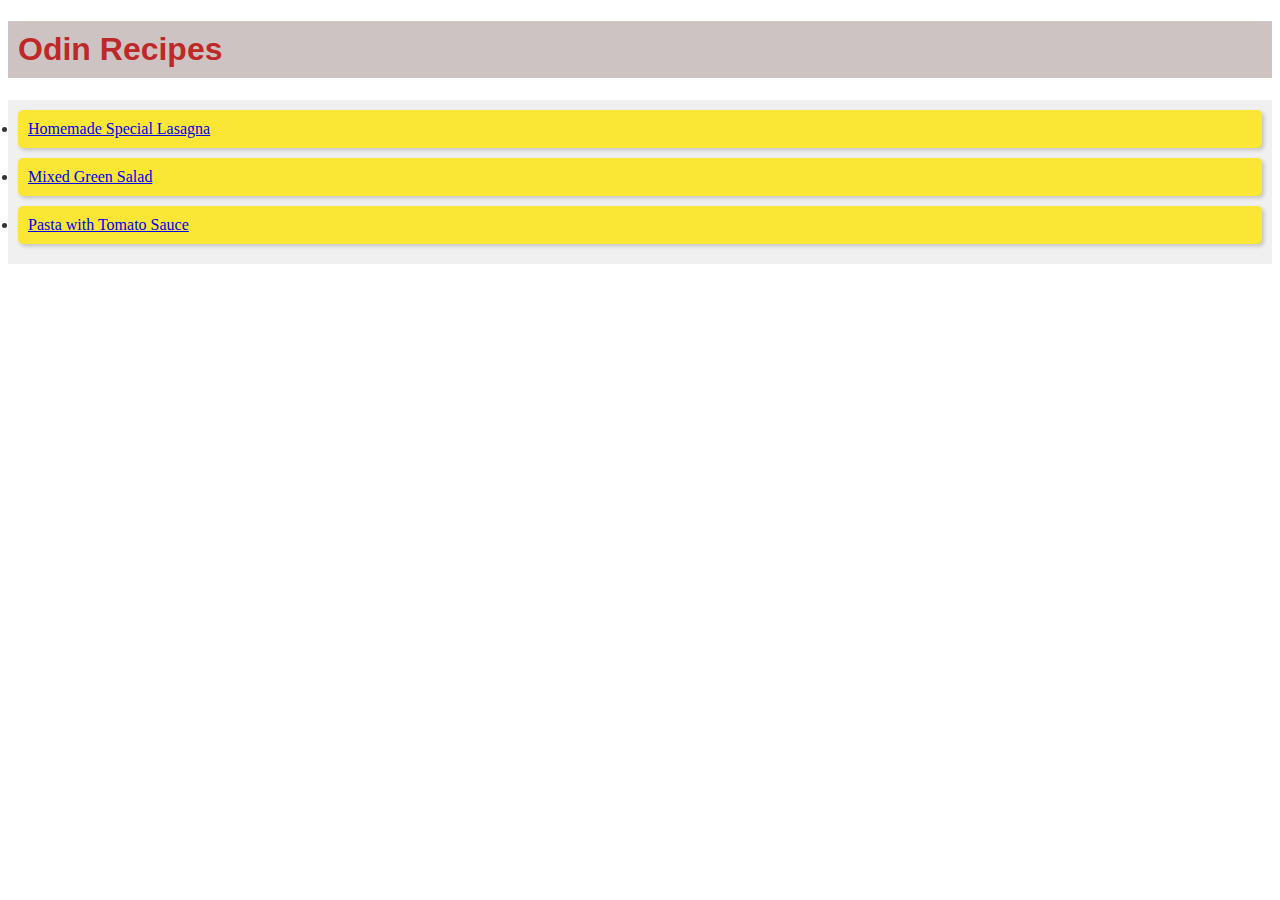
<file: index.html>
<!DOCTYPE html>
<html lang="en">
<head>
    <meta charset="UTF-8">
    <meta http-equiv="X-UA-Compatible" content="IE=edge">
    <meta name="viewport" content="width=device-width, initial-scale=1.0">
    <link rel="stylesheet" href="recipes/index style.css">
</head>
<body>
    <h1> Odin Recipes </h1>
    <ul>
        <li><a href="recipes/Lasagna.html">Homemade Special Lasagna</a></li>
        <li><a href="recipes/Mixed green salad.html">Mixed Green Salad</a></li>
        <li><a href="recipes/Pasta with tomato sauce.html">Pasta with Tomato Sauce</a></li>
      </ul>
</body>
</html>
</file>
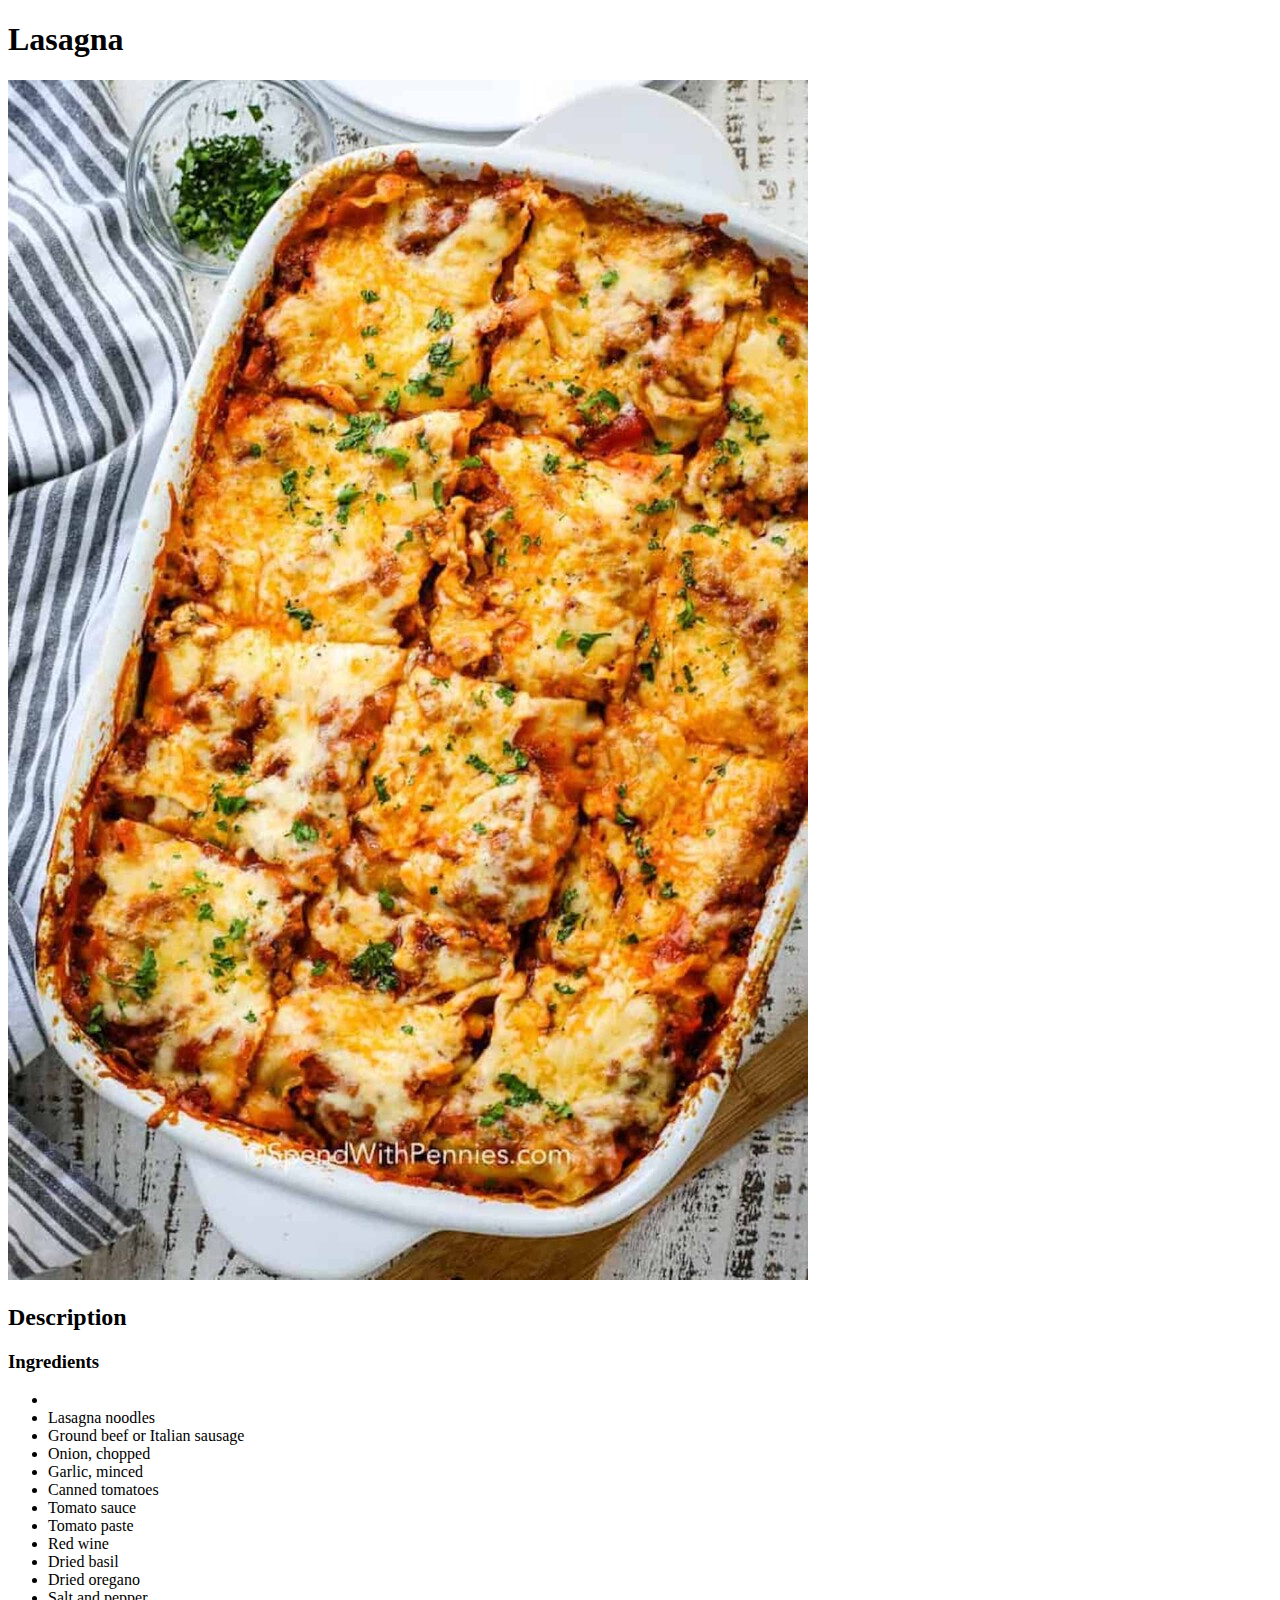
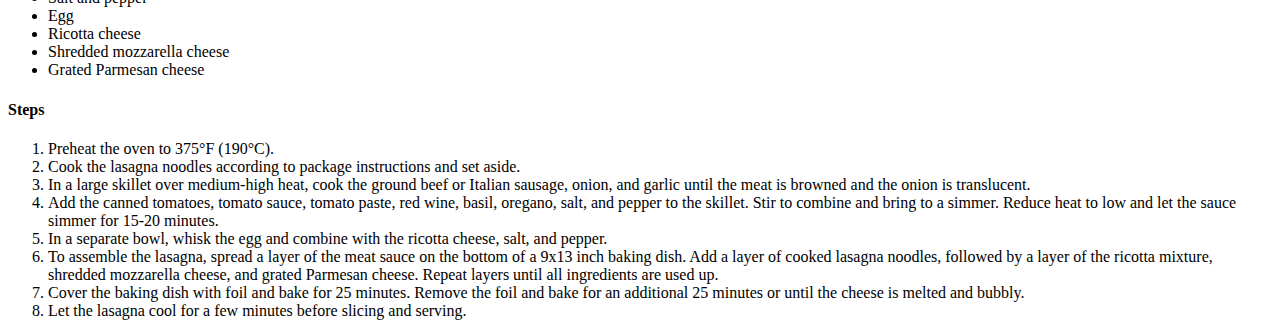
<file: recipes/Lasagna.html>
<!DOCTYPE html>
<html lang="en">
  <head>
    <meta charset="UTF-8">
    <title>Odin Links and Images</title>
  </head>

  <body>
    <h1>Lasagna</h1>
    <img src= "../Lasagna.jpg">
    <h2> Description </h2>
    <h3> Ingredients</h3>

    <ul> 
      <li>  <li>Lasagna noodles</li>
      <li>Ground beef or Italian sausage</li>
      <li>Onion, chopped</li>
      <li>Garlic, minced</li>
      <li>Canned tomatoes</li>
      <li>Tomato sauce</li>
      <li>Tomato paste</li>
      <li>Red wine</li>
      <li>Dried basil</li>
      <li>Dried oregano</li>
      <li>Salt and pepper</li>
      <li>Egg</li>
      <li>Ricotta cheese</li>
      <li>Shredded mozzarella cheese</li>
      <li>Grated Parmesan cheese</li>
    </ul>

    <h4>Steps</h4>

<ol>
  <li>Preheat the oven to 375°F (190°C).</li>
  <li>Cook the lasagna noodles according to package instructions and set aside.</li>
  <li>In a large skillet over medium-high heat, cook the ground beef or Italian sausage, onion, and garlic until the meat is browned and the onion is translucent.</li>
  <li>Add the canned tomatoes, tomato sauce, tomato paste, red wine, basil, oregano, salt, and pepper to the skillet. Stir to combine and bring to a simmer. Reduce heat to low and let the sauce simmer for 15-20 minutes.</li>
  <li>In a separate bowl, whisk the egg and combine with the ricotta cheese, salt, and pepper.</li>
  <li>To assemble the lasagna, spread a layer of the meat sauce on the bottom of a 9x13 inch baking dish. Add a layer of cooked lasagna noodles, followed by a layer of the ricotta mixture, shredded mozzarella cheese, and grated Parmesan cheese. Repeat layers until all ingredients are used up.</li>
  <li>Cover the baking dish with foil and bake for 25 minutes. Remove the foil and bake for an additional 25 minutes or until the cheese is melted and bubbly.</li>
  <li>Let the lasagna cool for a few minutes before slicing and serving.</li>
</ol>
  </body>
</html>
</file>
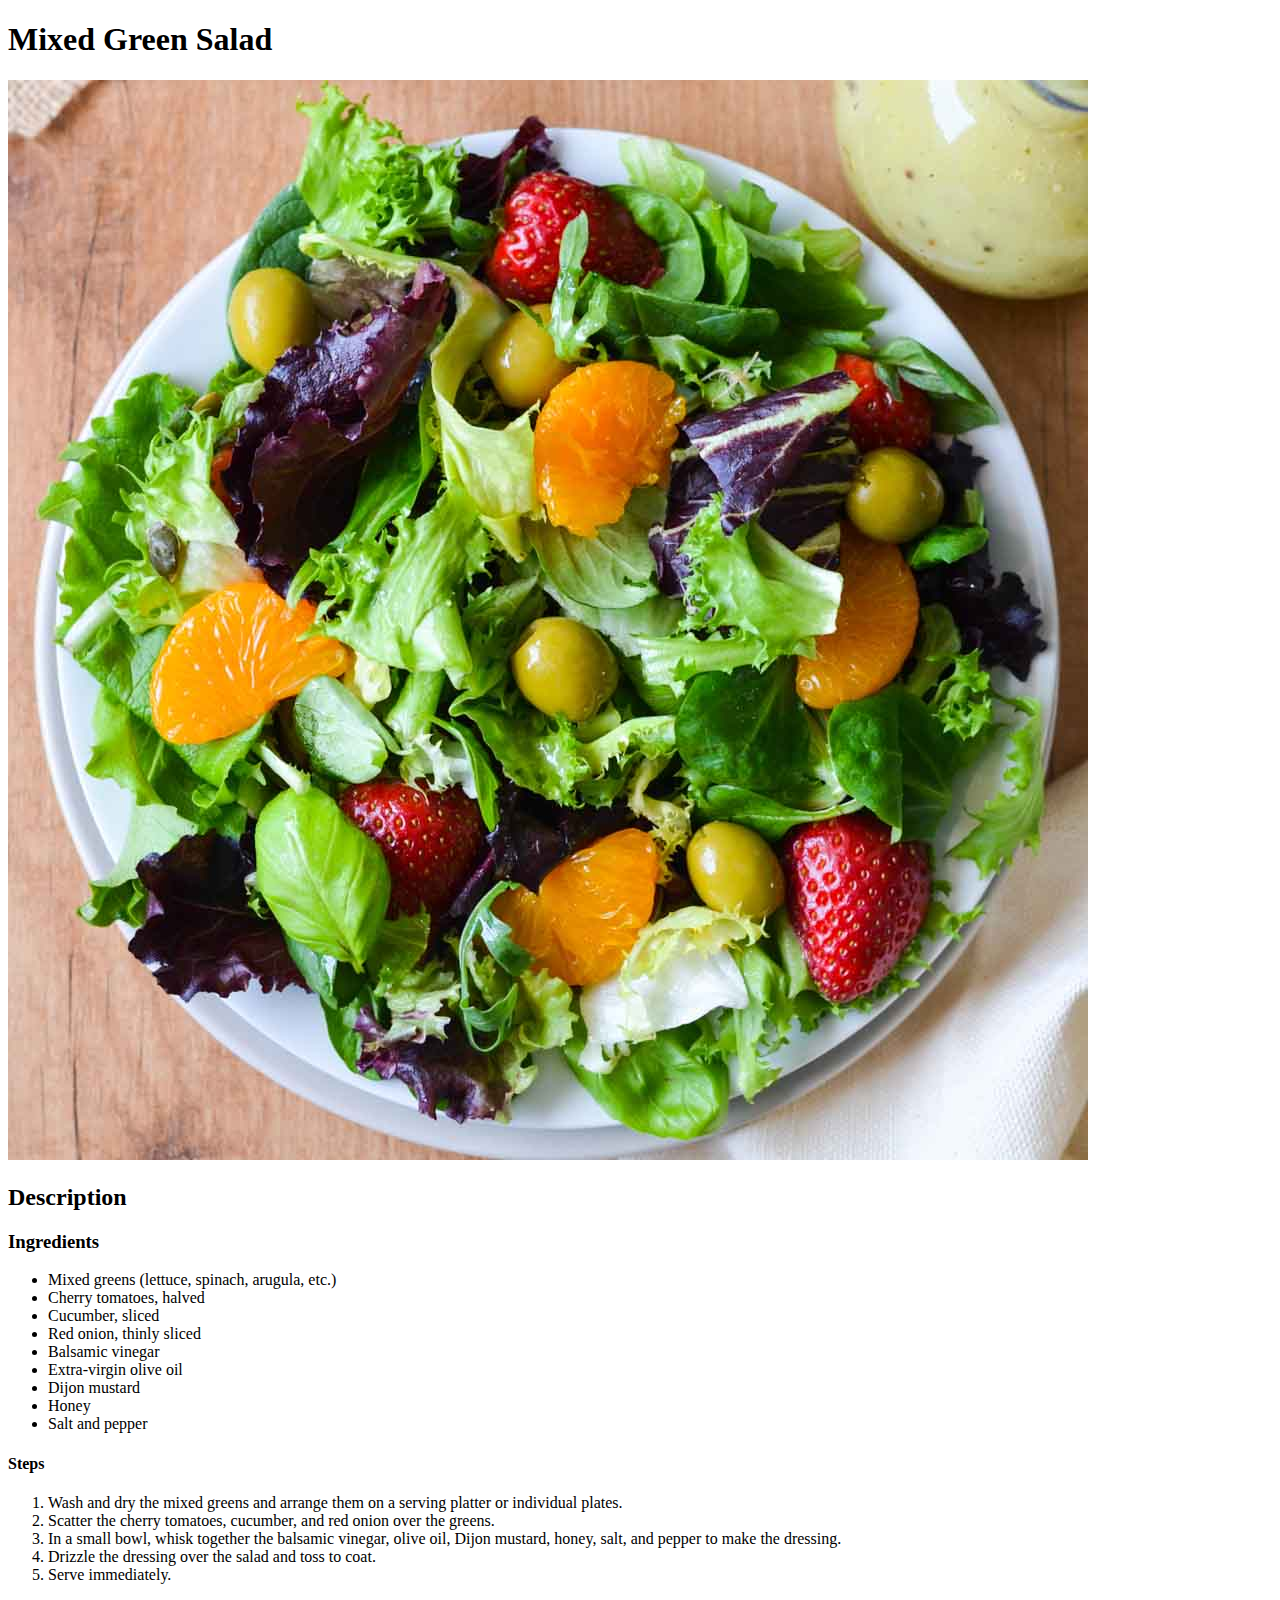
<file: recipes/Mixed green salad.html>
<!DOCTYPE html>
<html lang="en">
  <head>
    <meta charset="UTF-8">
    <title>Odin Links and Images</title>
  </head>

  <body>
    <h1>Mixed Green Salad</h1>
    <img src= "../Mixed-Green-Summer-Salad.jpg">
    <h2> Description </h2>
    <h3> Ingredients</h3>
    <ul>
        <li>Mixed greens (lettuce, spinach, arugula, etc.)</li>
        <li>Cherry tomatoes, halved</li>
        <li>Cucumber, sliced</li>
        <li>Red onion, thinly sliced</li>
        <li>Balsamic vinegar</li>
        <li>Extra-virgin olive oil</li>
        <li>Dijon mustard</li>
        <li>Honey</li>
        <li>Salt and pepper</li>
      </ul>
      
      <h4>Steps</h4>
      <ol>
        <li>Wash and dry the mixed greens and arrange them on a serving platter or individual plates.</li>
        <li>Scatter the cherry tomatoes, cucumber, and red onion over the greens.</li>
        <li>In a small bowl, whisk together the balsamic vinegar, olive oil, Dijon mustard, honey, salt, and pepper to make the dressing.</li>
        <li>Drizzle the dressing over the salad and toss to coat.</li>
        <li>Serve immediately.</li>
      </ol>
</file>
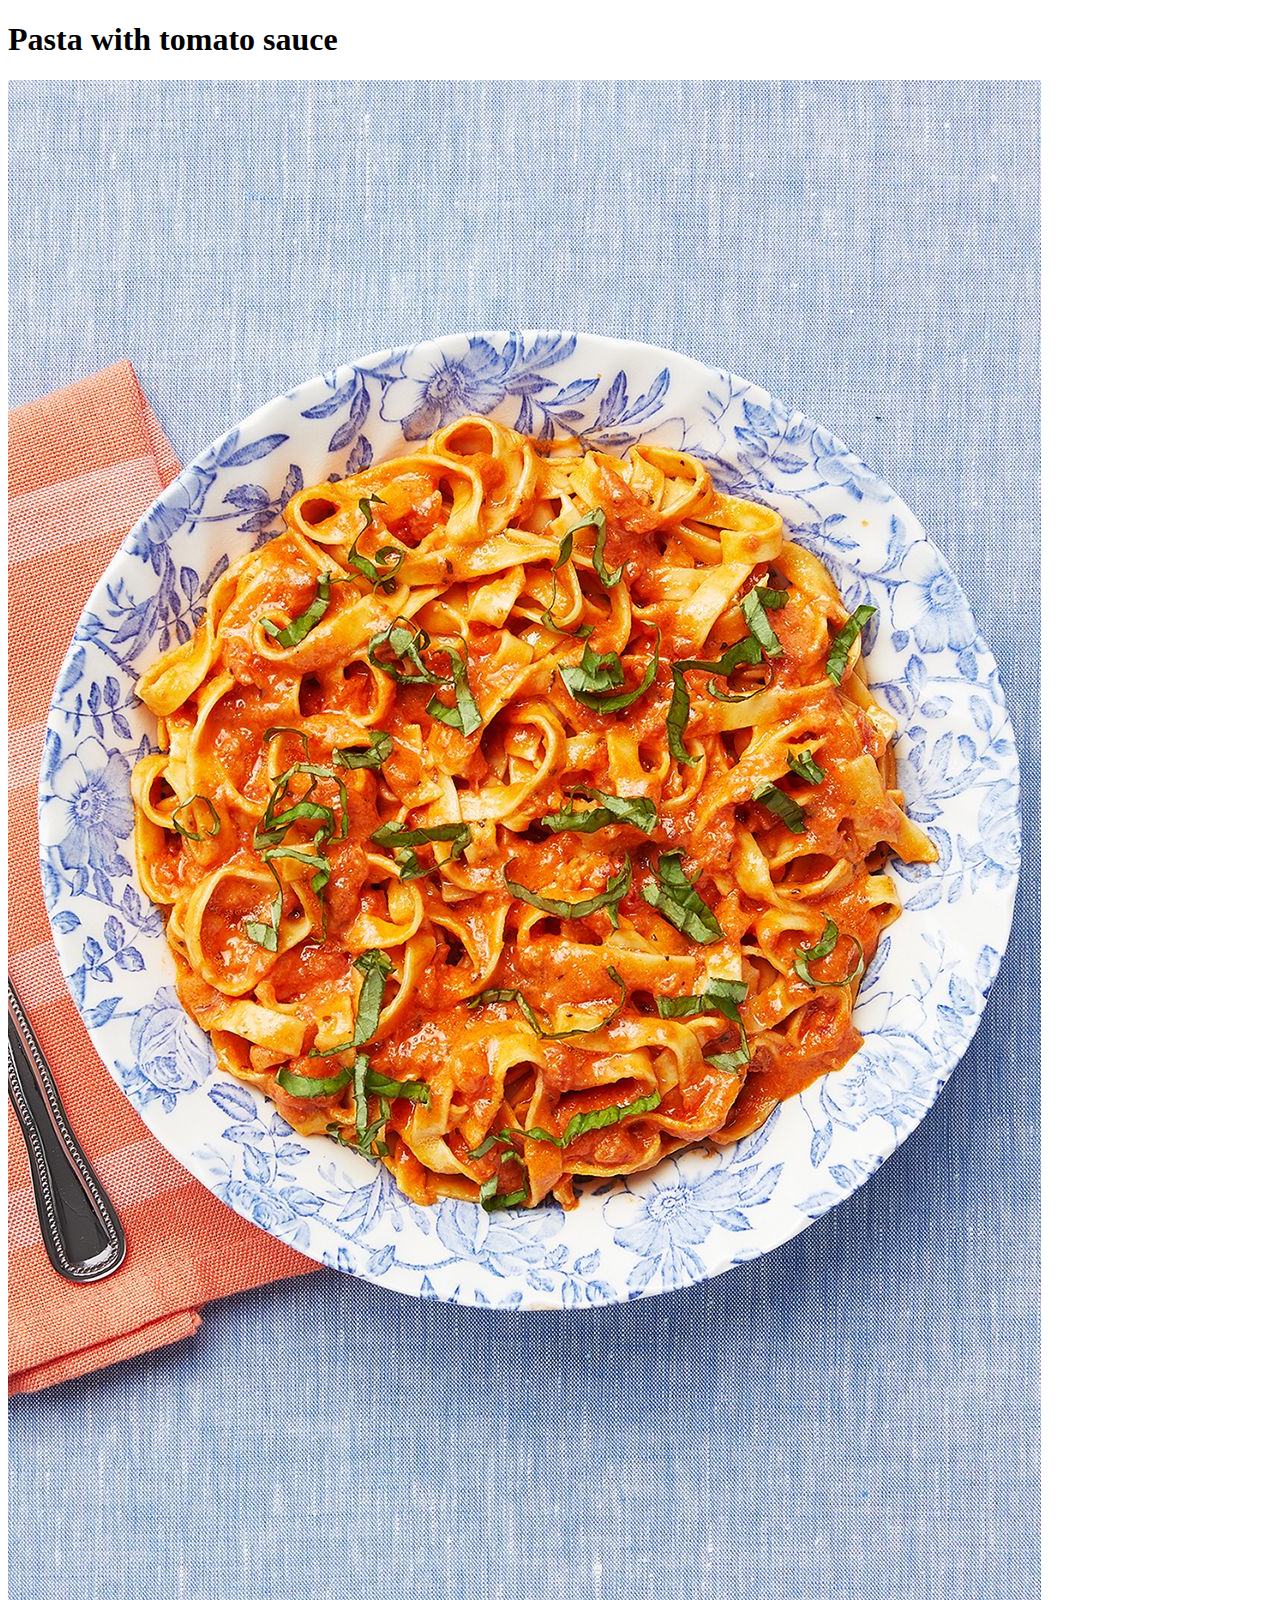
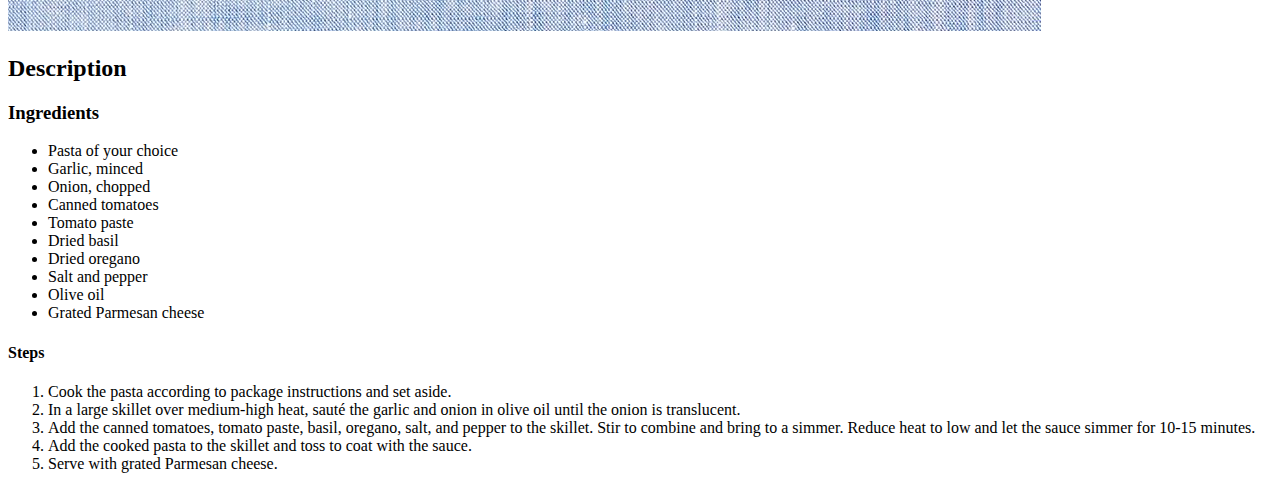
<file: recipes/Pasta with tomato sauce.html>
<!DOCTYPE html>
<html lang="en">
  <head>
    <meta charset="UTF-8">
    <title>Odin Links and Images</title>
  </head>

  <body>
    <h1>Pasta with tomato sauce</h1>
    <img src= "../pasta-tomato-cream-sauce.jpg">
    <h2> Description </h2>
    <h3> Ingredients</h3>

    <ul>
        <li>Pasta of your choice</li>
        <li>Garlic, minced</li>
        <li>Onion, chopped</li>
        <li>Canned tomatoes</li>
        <li>Tomato paste</li>
        <li>Dried basil</li>
        <li>Dried oregano</li>
        <li>Salt and pepper</li>
        <li>Olive oil</li>
        <li>Grated Parmesan cheese</li>
      </ul>
      
      <h4>Steps</h4>
      <ol>
        <li>Cook the pasta according to package instructions and set aside.</li>
        <li>In a large skillet over medium-high heat, sauté the garlic and onion in olive oil until the onion is translucent.</li>
        <li>Add the canned tomatoes, tomato paste, basil, oregano, salt, and pepper to the skillet. Stir to combine and bring to a simmer. Reduce heat to low and let the sauce simmer for 10-15 minutes.</li>
        <li>Add the cooked pasta to the skillet and toss to coat with the sauce.</li>
        <li>Serve with grated Parmesan cheese.</li>
      </ol>
</file>
<file: recipes/index style.css>
h1 {
    font-family: Arial, Helvetica, sans-serif;
    color: #bd2929;
    background-color: #cec3c3;
    padding: 10px;
  }
  ul {
    font-family: 'Trebuchet MS', 'Lucida Sans Unicode', 'Lucida Grande', 'Lucida Sans';
    color: #333;
    background-color: #f0f0f0;
    padding: 10px;
  }
  
  li {
    margin-bottom: 10px;
    padding: 10px;
    border-radius: 5px;
    background-color: #fae635;
    box-shadow: 2px 2px 4px rgba(0, 0, 0, 0.2);
  }
  
  li:hover {
    background-color: #f0f0f0;
  }
  
  li span {
    font-weight: bold;
    color: #900;
  }
</file>
